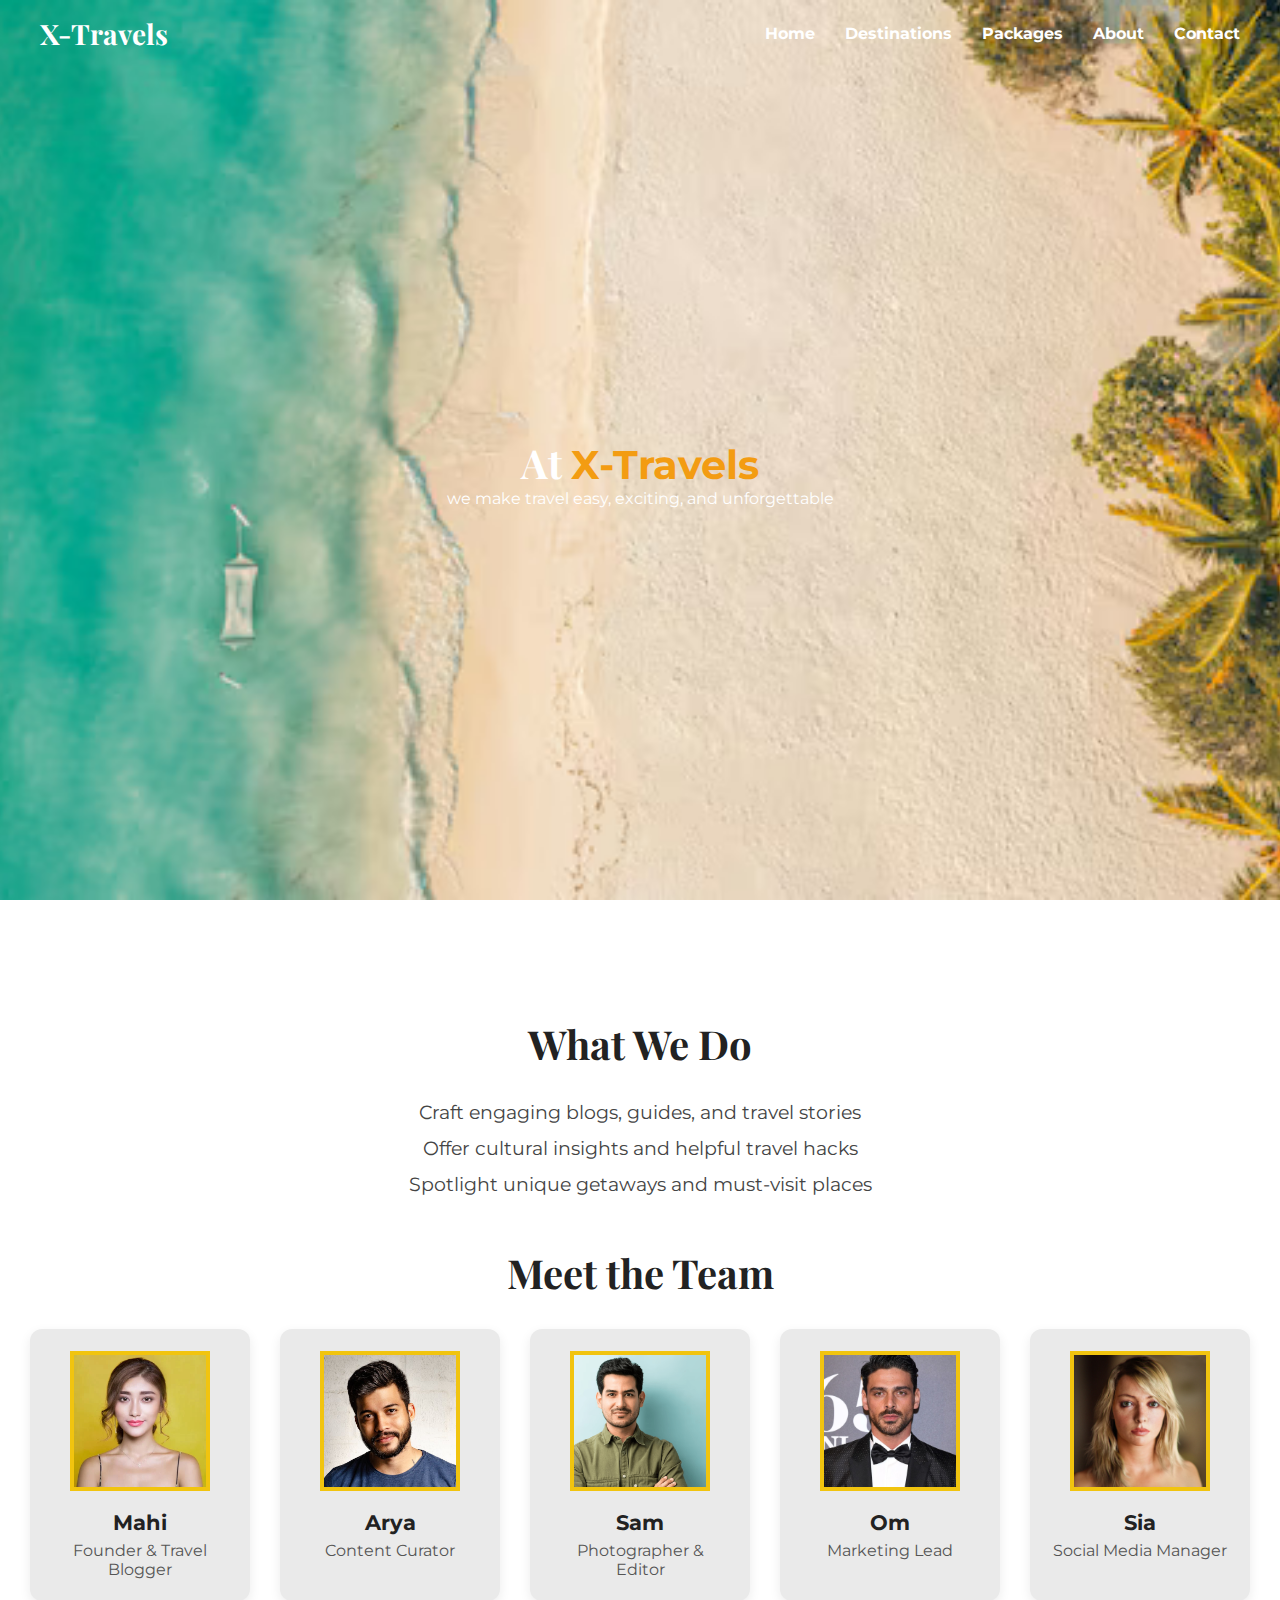
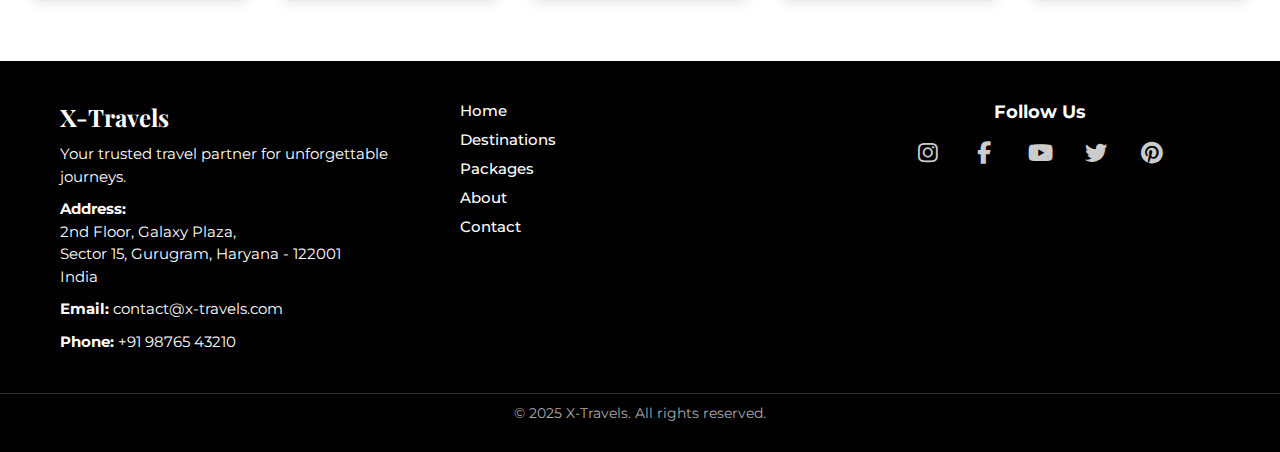
<file: about.html>
<!DOCTYPE html>
<html lang="en">

<head>
    <meta charset="UTF-8" />
    <meta name="viewport" content="width=device-width, initial-scale=1.0" />
    <title>Shadow Travels</title>
    <!-- Font Imports -->
    <link rel="preconnect" href="https://fonts.googleapis.com" />
    <link rel="preconnect" href="https://fonts.gstatic.com" crossorigin />
    <link
        href="https://fonts.googleapis.com/css2?family=Playfair+Display:wght@400;500;600;700&family=Montserrat:wght@300;400;500;600&display=swap"
        rel="stylesheet" />
    <link rel="stylesheet" href="style4.css" />
    <link rel="stylesheet" href="https://cdnjs.cloudflare.com/ajax/libs/font-awesome/6.5.0/css/all.min.css" />
</head>


<body>
    <!-- ✅ HEADER -->
    <header class="main-header">
        <div class="header-content">
            <a href="home.html" class="logo-link">
                <h1>X-Travels</h1>
            </a>

            <div class="hamburger" id="hamburger">
                <div class="hamburger-line"></div>
                <div class="hamburger-line"></div>
                <div class="hamburger-line"></div>
            </div>

            <nav class="nav-menu" id="nav-menu">
                <ul>
                    <li><a href="home.html">Home</a></li>
                    <li><a href="destination.html">Destinations</a></li>
                    <li><a href="packages.html">Packages</a></li>
                    <li><a href="about.html">About</a></li>
                    <li><a href="contact.html">Contact</a></li>
                </ul>
            </nav>
        </div>
    </header>

    <section class="intro-text">
        <h1>At
            <span>X-Travels</span>
        </h1>
        <p> we make travel easy, exciting, and unforgettable
        </p>
    </section>



    <section class="about-container">
        <h2>What We Do</h2>
        <ul class="what-we-do">
            <li>Craft engaging blogs, guides, and travel stories</li>
            <li>Offer cultural insights and helpful travel hacks</li>
            <li>Spotlight unique getaways and must-visit places</li>
        </ul>

        <h2>Meet the Team</h2>
        <div class="team-grid">
            <div class="team-member">
                <img src="images/maahi.png" alt="Mahi">
                <h4>Mahi</h4>
                <p>Founder & Travel Blogger</p>
            </div>
            <div class="team-member">
                <img src="images/arya.png" alt="Arya">
                <h4>Arya</h4>
                <p>Content Curator</p>
            </div>
            <div class="team-member">
                <img src="images/sam.png" alt="Sam">
                <h4>Sam</h4>
                <p>Photographer & Editor</p>
            </div>
            <div class="team-member">
                <img src="images/om.png" alt="Om">
                <h4>Om</h4>
                <p>Marketing Lead</p>
            </div>
            <div class="team-member">
                <img src="images/sia.png" alt="Sia">
                <h4>Sia</h4>
                <p>Social Media Manager</p>
            </div>
        </div>
    </section>

    <!-- ✅ FOOTER -->
    <footer class="footer">
        <div class="footer-container">
            <!-- Left: Company Info -->
            <div class="footer-left">
                <h2>X-Travels</h2>
                <p>Your trusted travel partner for unforgettable journeys.</p>
                <p><strong>Address:</strong><br>
                    2nd Floor, Galaxy Plaza,<br>
                    Sector 15, Gurugram, Haryana - 122001<br>
                    India</p>
                <p><strong>Email:</strong> contact@x-travels.com</p>
                <p><strong>Phone:</strong> +91 98765 43210</p>
            </div>

            <!-- Right: Quick Links -->
            <div class="footer-right">
                <ul style="list-style-type: none;">
                    <li><a href="home.html">Home</a></li>
                    <li><a href="destination.html">Destinations</a></li>
                    <li><a href="packages.html">Packages</a></li>
                    <li><a href="about.html">About</a></li>
                    <li><a href="contact.html">Contact</a></li>
                </ul>
            </div>

            <!-- Center: Social Icons -->
            <div class="footer-center">
                <h3>Follow Us</h3>
                <div class="social-icons">
                    <a href="https://www.instagram.com/" target="_blank" class="instagram">
                        <i class="fab fa-instagram"></i>
                    </a>
                    <a href="https://www.facebook.com/" target="_blank" class="facebook">
                        <i class="fab fa-facebook-f"></i>
                    </a>
                    <a href="https://www.youtube.com/" target="_blank" class="youtube">
                        <i class="fab fa-youtube"></i>
                    </a>
                    <a href="https://twitter.com/" target="_blank" class="twitter">
                        <i class="fab fa-twitter"></i>
                    </a>
                    <a href="https://pinterest.com/" target="_blank" class="pinterest">
                        <i class="fab fa-pinterest"></i>
                    </a>
                </div>
            </div>
        </div>

        <div class="copyright">
            &copy; 2025 X-Travels. All rights reserved.
        </div>
    </footer>


    <script>
        // Toggle menu function
        function toggleMenu() {
            const nav = document.getElementById("nav-menu");
            const hamburger = document.getElementById("hamburger");
            nav.classList.toggle("active");
            hamburger.classList.toggle("active");
        }

        // Close menu when clicking outside
        document.addEventListener("click", function (event) {
            const nav = document.getElementById("nav-menu");
            const hamburger = document.getElementById("hamburger");

            if (!nav.contains(event.target) && !hamburger.contains(event.target)) {
                nav.classList.remove("active");
                hamburger.classList.remove("active");
            }
        });

        // Hamburger click event
        document
            .getElementById("hamburger")
            .addEventListener("click", function (event) {
                event.stopPropagation();
                toggleMenu();
            });
    </script>

</body>

</html>
</file>
<file: style4.css>
/* === GLOBAL === */
* {
    margin: 0;
    padding: 0;
    box-sizing: border-box;
    font-family: 'Montserrat', sans-serif;
}

html,
body {
    scroll-behavior: smooth;
    background: url('images/beach.png') no-repeat center center;
    background-size: cover;
    background-attachment: fixed;
    color: #fff;
    min-height: 100vh;
    display: flex;
    flex-direction: column;
}

/* === HEADER === */
.main-header {
    position: relative;
    top: 0;
    width: 100%;
    padding: 15px 40px;
    z-index: 999;
}

.header-content {
    display: flex;
    justify-content: space-between;
    align-items: center;
}

.header-content h1 {
    font-family: 'Playfair Display', serif;
    font-size: 28px;
}

/* === NAV MENU === */
.nav-menu {
    display: flex;
    align-items: center;
}

.nav-menu ul {
    list-style: none;
    display: flex;
    gap: 30px;
}

.nav-menu a {
    color: white;
    text-decoration: none;
    font-weight: bold;
    position: relative;
    transition: transform 0.3s ease-in-out, color 0.3s ease-in-out;
}

.nav-menu a::after {
    content: "";
    position: absolute;
    width: 0;
    height: 2px;
    bottom: -2px;
    left: 0;
    background-color: #ffd700;
    transition: width 0.3s ease-in-out;
}

.nav-menu a:hover {
    color: #ffd700;
    transform: scale(1.1);
}

.nav-menu a:hover::after {
    width: 100%;
}

/* Hamburger */
.hamburger {
    display: none;
    flex-direction: column;
    gap: 5px;
    cursor: pointer;
}

.hamburger-line {
    width: 25px;
    height: 3px;
    background-color: white;
}

.logo-link {
    text-decoration: none;
}

.logo-link h1 {
    color: white;
    text-decoration: none;
}

/* Intro Section */
.intro-text {
    display: flex;
    flex-direction: column;
    justify-content: center;
    align-items: center;
    height: 90dvh;
    min-height: 90dvb;

}

.intro-text h1 {
    font-size: 40px;
    font-family: 'Playfair Display', serif;
}

.intro-text span {
    color: #f39c12;
}


/* === ABOUT SECTION (White Background, Like Feature Section) === */
.about-container {
    width: 100%;
    padding: 60px 20px;
    background-color: rgba(255, 255, 255, 0.85);
    color: #111;
    border-radius: 0;
    box-shadow: none;
    text-align: center;
    position: relative;
    margin-top: 80px;
}

.about-container h2 {
    font-size: 2.5rem;
    margin-bottom: 30px;
    font-family: 'Playfair Display', serif;
    color: #222;
}

.what-we-do {
    list-style: none;
    padding: 0;
    margin-bottom: 50px;
}

.what-we-do li {
    font-size: 1.2rem;
    color: #444;
    margin: 12px 0;
}

/* === TEAM SECTION === */
.team-grid {
    display: flex;
    flex-wrap: wrap;
    justify-content: center;
    gap: 30px;
}

.team-member {
    background-color: #eaeaea;
    /* Slightly darker grey for contrast */
    padding: 20px;
    border-radius: 12px;
    width: 220px;
    text-align: center;
    transition: transform 0.3s ease, box-shadow 0.3s ease, border 0.3s ease;
    border: 2px solid transparent;
    box-shadow: 0 4px 12px rgba(0, 0, 0, 0.08);
    /* Soft shadow */
}

.team-member:hover {
    transform: translateY(-6px);
    box-shadow: 0 6px 18px rgba(0, 0, 0, 0.12);
    /* Deeper shadow on hover */
    border: 2px solid #3498db;
    /* Light blue border on hover */
}

.team-member img {
    width: 140px;
    height: 140px;
    object-fit: cover;
    margin-bottom: 15px;
    border: 4px solid #f1c40f;
    border-radius: 0;
    /* Makes the image perfectly square */
}

.team-member h4 {
    margin-bottom: 6px;
    font-size: 1.3rem;
    font-weight: bold;
    color: #222;
}

.team-member p {
    font-size: 1rem;
    color: #555;
}

/* === Responsive === */
@media screen and (max-width: 768px) {
    .about-container {
        padding: 40px 20px;
        margin: 80px 10px;
    }

    .about-container h2 {
        font-size: 2rem;
    }

    .team-member {
        width: 100%;
        max-width: 280px;
    }

    .team-grid {
        flex-direction: column;
        align-items: center;
    }
}

/* === FOOTER === */
.footer {
    background-color: #000;
    color: white;
    padding: 40px 0 20px;
    width: 100%;
}

.footer .copyright {
    text-align: center;
    padding: 10px 0;
    font-size: 14px;
    color: #aaa;
    border-top: 1px solid #333;
    margin-top: 30px;
}

.footer-container {
    display: flex;
    flex-wrap: wrap;
    justify-content: space-between;
    gap: 40px;
    max-width: 1200px;
    width: 100%;
    margin: auto;
    padding: 0 20px;
    box-sizing: border-box;
}

.footer-left,
.footer-right,
.footer-center {
    flex: 1 1 300px;
}

.footer-left h2 {
    font-family: 'Playfair Display', serif;
    margin-bottom: 10px;
    font-size: 24px;
}

.footer-left p {
    font-size: 15px;
    line-height: 1.5;
    margin-bottom: 10px;
}

.footer-right h3 {
    margin-bottom: 10px;
    font-size: 18px;
}

.footer-right ul {
    list-style: none;
    padding: 0;
    margin: 0;
}

.footer-right ul li {
    margin-bottom: 10px;
}

.footer-right a {
    color: white;
    text-decoration: none;
    font-weight: 500;
    font-size: 15px;
}

.footer-right a:hover {
    color: #f39c12;
}

.footer-center {
    text-align: center;
}

.footer-center h3 {
    margin-bottom: 10px;
    font-size: 18px;
}

.footer-map {
    margin-top: 20px;
    width: 100%;
    max-width: 600px;
    margin-left: auto;
    margin-right: auto;
    border-radius: 10px;
    overflow: hidden;
    box-shadow: 0 0 10px rgba(255, 255, 255, 0.2);
}

/* ✅ Responsive Footer */
@media (max-width: 768px) {
    .footer-container {
        flex-direction: column;
        align-items: center;
        gap: 30px;
        text-align: center;
        padding: 20px;
    }

    .footer-left,
    .footer-right,
    .footer-center {
        width: 100%;
        max-width: 500px;
    }

    .footer-map iframe {
        height: 200px;
    }
}

.logo-link {
    text-decoration: none;
}

.logo-link h1 {
    color: white;
    text-decoration: none;
}


.social-icons a {
    text-decoration: none;
    font-size: 1.4rem;
    color: #ccc;
    display: inline-flex;
    align-items: center;
    justify-content: center;
    width: 40px;
    height: 40px;
    margin: 0 6px;
    border-radius: 50%;
    background-color: transparent;
    transition: transform 0.3s ease, color 0.3s ease;
}

.social-icons a i {
    pointer-events: none;
}

/* Popup effect + original hover colors */
.social-icons a.facebook:hover {
    color: #1877f2;
    transform: scale(1.2);
}

.social-icons a.instagram:hover {
    color: #ff0a54;
    transform: scale(1.2);
}

.social-icons a.youtube:hover {
    color: #ff0000;
    transform: scale(1.2);
}

.social-icons a.twitter:hover {
    color: #1da1f2;
    transform: scale(1.2);
}

.social-icons a.pinterest:hover {
    color: red;
    transform: scale(1.2);
}

/* Responsive */
@media (max-width: 768px) {
    .nav-menu {
        position: absolute;
        top: 70px;
        right: 40px;
        background: rgba(0, 0, 0, 0.9);
        padding: 20px;
        display: none;
        flex-direction: column;
        gap: 15px;
        border-radius: 10px;
    }

    .nav-menu.active {
        display: flex;
    }

    .nav-menu ul {
        flex-direction: column;
    }

    .hamburger {
        display: flex;
    }

    .main-header {
        background-color: black;
    }

    /* ✅ Improved Footer Mobile Styles */
    .footer-container {
        flex-direction: column;
        align-items: center;
        gap: 20px;
        /* Adds space between stacked sections */
        padding: 20px;
        text-align: center;
    }

    .footer-left,
    .footer-right,
    .footer-center {
        width: 100%;
        max-width: 500px;
        margin-bottom: 20px;
    }

    .footer-right ul {
        padding: 0;
    }

    .footer-right ul li {
        margin: 8px 0;
    }

    .footer-map iframe {
        height: 200px;
    }
}

.team-section {
    padding: 50px 20px;
    background-color: rgba(255, 255, 255, 0.05);
    /* glass feel */
    backdrop-filter: blur(6px);
    border-radius: 16px;
    margin: 40px auto;
}

.team-section .row {
    display: flex;
    flex-wrap: wrap;
    justify-content: center;
    gap: 30px;
    text-align: center;
    margin-top: 30px;
}

.team-section .col {
    flex: 1 1 250px;
}

.team-section img {
    border-radius: 50%;
    object-fit: cover;
    margin-bottom: 10px;
}

/* General column layout */
.row {
    display: flex;
    flex-wrap: wrap;
    justify-content: center;
    align-items: center;
    gap: 30px;
    padding: 40px 20px;
}

/* Each column */
.col {
    flex: 1 1 45%;
    max-width: 45%;
    text-align: center;
}

/* Images */
.img {
    width: 100%;
    max-width: 100%;
    height: auto;
    border-radius: 10px;
    object-fit: cover;
}

/* Button styling (optional) */
.button {
    padding: 12px 24px;
    margin-top: 20px;
    background-color: #2e7d32;
    color: white;
    border: none;
    border-radius: 8px;
    font-weight: bold;
    cursor: pointer;
    transition: background 0.3s ease;
}

.button:hover {
    background-color: #1b5e20;
}

/* Team section image */
.team-section img {
    width: 200px;
    height: 200px;
    border-radius: 50%;
    object-fit: cover;
    margin-bottom: 10px;
}

/* Responsive Styles */
@media screen and (max-width: 768px) {
    .col {
        flex: 1 1 100%;
        max-width: 100%;
    }

    .row {
        flex-direction: column;
        gap: 20px;
    }

    .img {
        width: 100%;
        max-width: 90%;
        height: auto;
    }

    .team-section img {
        width: 160px;
        height: 160px;
    }

    h1,
    h2 {
        font-size: 1.8rem;
    }

    p {
        font-size: 1rem;
        line-height: 1.6;
        padding: 0 10px;
    }
}

@media (max-width: 768px) {
    .intro-text {
        padding: 0 20px;
        min-height: 90dvh;
        display: flex;
        flex-direction: column;
        justify-content: center;
        align-items: center;
        text-align: center;
    }

    .intro-text h1 {
        font-size: 28px;
        line-height: 1.4;
        text-align: center;
    }
}
</file>
